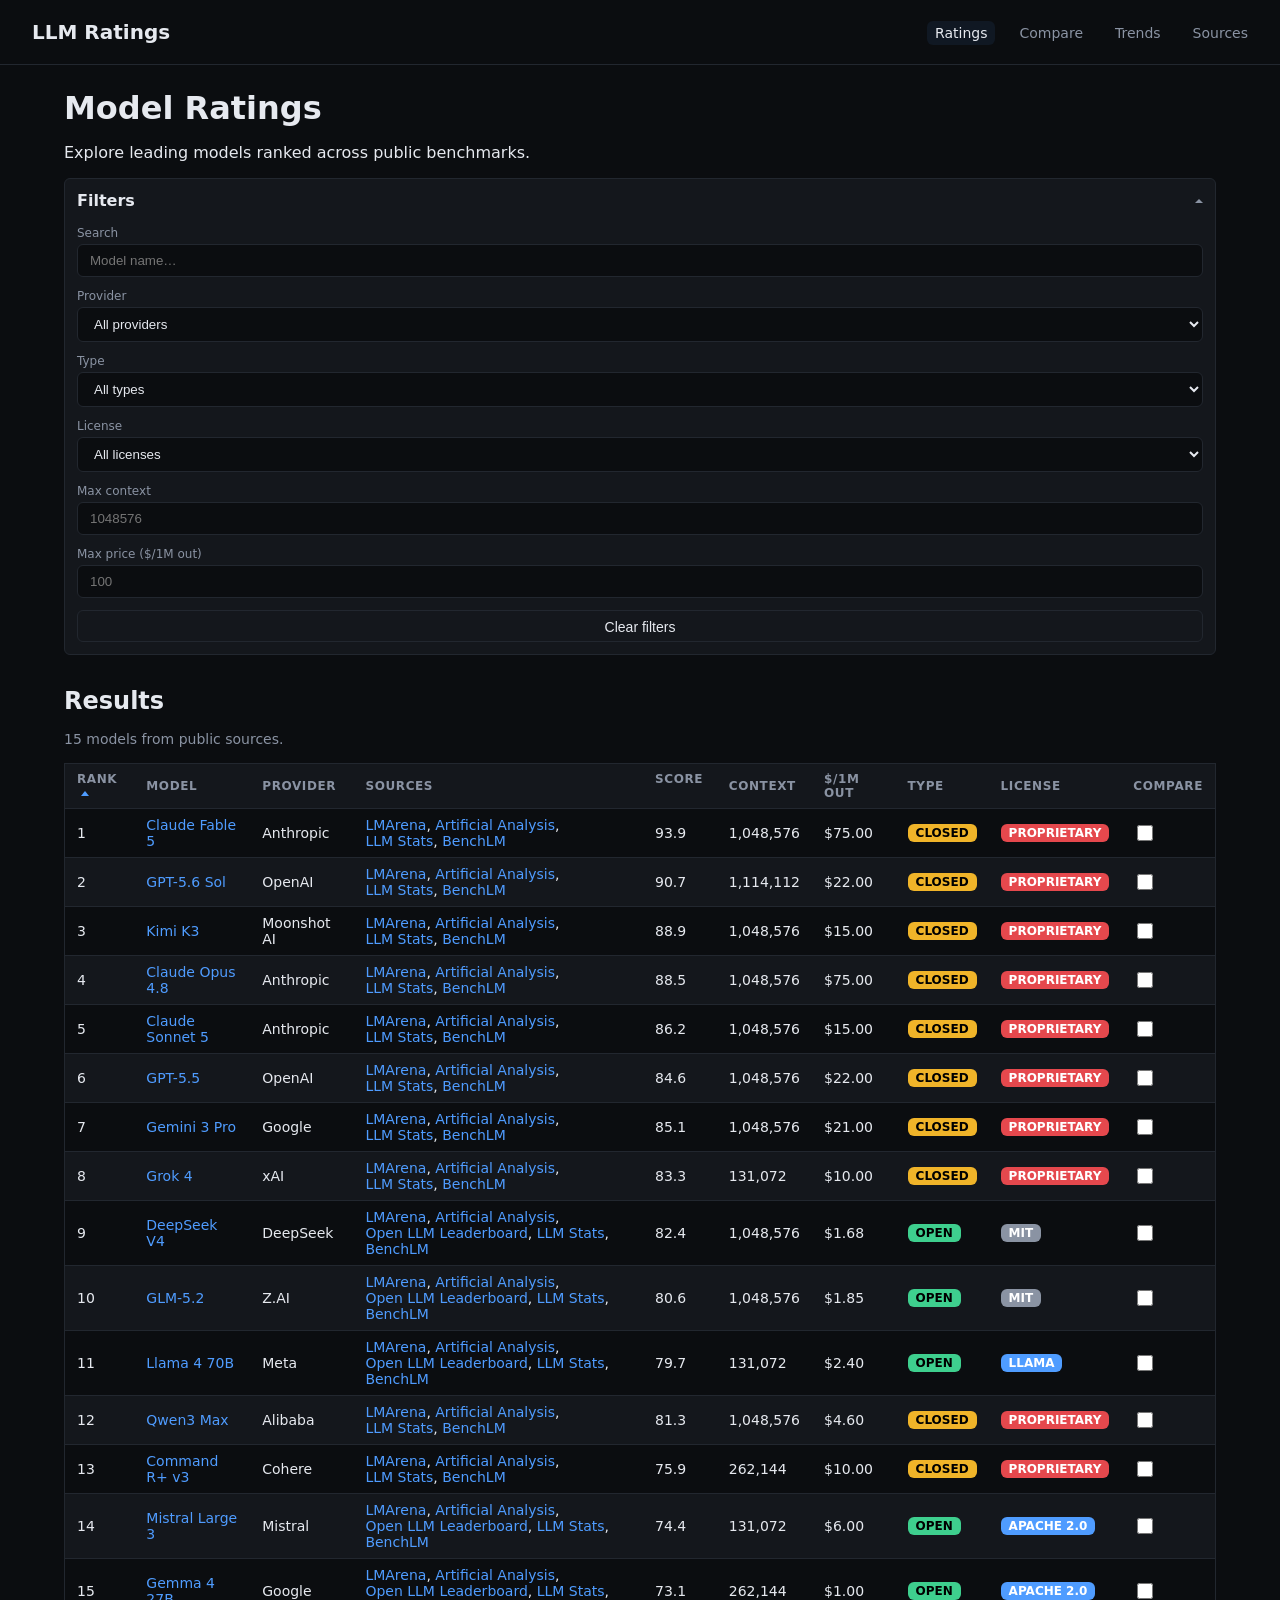
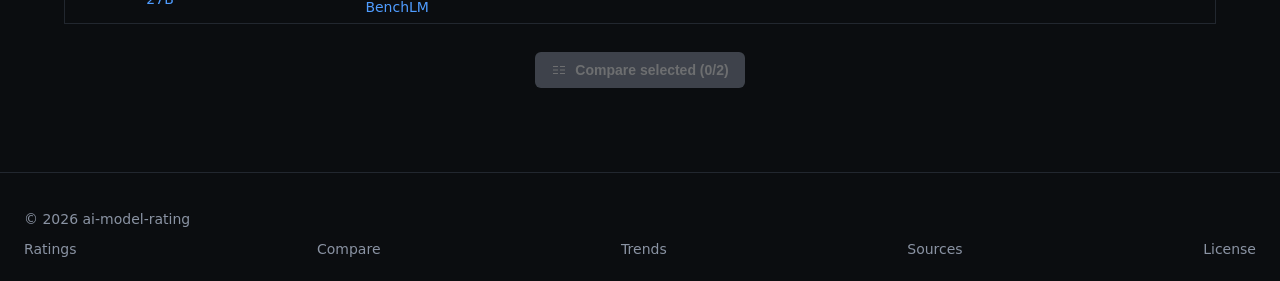
<file: index.html>
<!DOCTYPE html>
<html lang="en" data-theme="dark">
<head>
  <meta charset="UTF-8">
  <meta name="viewport" content="width=device-width, initial-scale=1.0">
  <title>LLM Model Ratings</title>
  <meta name="description" content="Unified ratings for available LLMs across public benchmarks.">
  <link rel="canonical" href="https://ai-model-rating.bossincrypto.dev/">
  <meta property="og:title" content="LLM Model Ratings">
  <meta property="og:description" content="Unified ratings for available LLMs across public benchmarks.">
  <meta property="og:url" content="https://ai-model-rating.bossincrypto.dev/">
  <meta property="og:image" content="https://ai-model-rating.bossincrypto.dev/favicon.svg">
  <link rel="stylesheet" href="assets/css/tokens.css">
  <link rel="stylesheet" href="assets/css/base.css">
  <link rel="stylesheet" href="assets/css/components.css">
  <link rel="stylesheet" href="assets/css/index.css">
</head>
<body>
  <header class="site-header">
    <nav aria-label="Main navigation">
      <a class="brand" href="/">LLM Ratings</a>
      <ul>
        <li><a href="/" aria-current="page">Ratings</a></li>
        <li><a href="/compare.html">Compare</a></li>
        <li><a href="/trends.html">Trends</a></li>
        <li><a href="/sources.html">Sources</a></li>
      </ul>
    </nav>
  </header>
  <main class="page-main">
    <h1>Model Ratings</h1>
    <p>Explore leading models ranked across public benchmarks.</p>

    <!-- Filter sidebar -->
    <aside class="filter-sidebar" aria-label="Filters">
      <details class="filter-section" open>
        <summary>Filters</summary>
        <div class="filter-controls">
          <div class="filter-group">
            <label for="filter-search">Search</label>
            <input type="search" id="filter-search" placeholder="Model name…" aria-label="Search by model name">
          </div>
          <div class="filter-group">
            <label for="filter-provider">Provider</label>
            <select id="filter-provider" aria-label="Filter by provider">
              <option value="">All providers</option>
            </select>
          </div>
          <div class="filter-group">
            <label for="filter-type">Type</label>
            <select id="filter-type" aria-label="Filter by type">
              <option value="">All types</option>
              <option value="closed">Closed</option>
              <option value="open">Open</option>
            </select>
          </div>
          <div class="filter-group">
            <label for="filter-license">License</label>
            <select id="filter-license" aria-label="Filter by license">
              <option value="">All licenses</option>
            </select>
          </div>
          <div class="filter-group">
            <label for="filter-max-context">Max context</label>
            <input type="number" id="filter-max-context" placeholder="1048576" min="0" step="1" aria-label="Maximum context window (tokens)">
          </div>
          <div class="filter-group">
            <label for="filter-max-price">Max price ($/1M out)</label>
            <input type="number" id="filter-max-price" placeholder="100" min="0" step="0.01" aria-label="Maximum price per 1M output tokens">
          </div>
          <button type="button" id="filter-clear" class="filter-clear">Clear filters</button>
        </div>
      </details>
    </aside>

    <section class="results-area" aria-labelledby="results-heading">
      <h2 id="results-heading">Results</h2>
      <p id="results-count" class="results-count" aria-live="polite">15 models from 5 public sources.</p>
      <div class="table-wrapper">
        <table id="results-table" aria-label="Model ratings">
          <thead>
            <tr>
              <th class="sortable col-rank" aria-sort="ascending" tabindex="0" role="button">Rank</th>
              <th class="sortable col-model" aria-sort="none" tabindex="0" role="button">Model</th>
              <th class="sortable col-provider" aria-sort="none" tabindex="0" role="button">Provider</th>
              <th class="col-sources">Sources</th>
              <th class="sortable col-score" aria-sort="none" tabindex="0" role="button">Score</th>
              <th class="sortable col-context" aria-sort="none" tabindex="0" role="button">Context</th>
              <th class="sortable col-price" aria-sort="none" tabindex="0" role="button">$/1M out</th>
              <th class="sortable col-type" aria-sort="none" tabindex="0" role="button">Type</th>
              <th class="sortable col-license" aria-sort="none" tabindex="0" role="button">License</th>
              <th class="col-compare">Compare</th>
            </tr>
          </thead>
          <tbody>
            <tr>
              <td>1</td>
              <td><a href="https://lmarena.ai/" target="_blank" rel="noopener" class="source-link">Claude Fable 5</a></td>
              <td>Anthropic</td>
              <td><a href="https://lmarena.ai/" target="_blank" rel="noopener" class="source-link">LMArena</a>, <a href="https://artificialanalysis.ai/" target="_blank" rel="noopener" class="source-link">Artificial Analysis</a>, <a href="https://llm-stats.com/" target="_blank" rel="noopener" class="source-link">LLM Stats</a>, <a href="https://benchlm.ai/" target="_blank" rel="noopener" class="source-link">BenchLM</a></td>
              <td>93.9</td>
              <td>1,048,576</td>
              <td>$75.00</td>
              <td><span class="badge badge--closed">Closed</span></td>
              <td><span class="badge badge--proprietary">Proprietary</span></td>
              <td><label class="compare-control"><input type="checkbox" value="claude-fable-5" data-model-name="Claude Fable 5" aria-label="Select Claude Fable 5 for comparison"></label></td>
            </tr>
            <tr>
              <td>2</td>
              <td><a href="https://lmarena.ai/" target="_blank" rel="noopener" class="source-link">GPT-5.6 Sol</a></td>
              <td>OpenAI</td>
              <td><a href="https://lmarena.ai/" target="_blank" rel="noopener" class="source-link">LMArena</a>, <a href="https://artificialanalysis.ai/" target="_blank" rel="noopener" class="source-link">Artificial Analysis</a>, <a href="https://llm-stats.com/" target="_blank" rel="noopener" class="source-link">LLM Stats</a>, <a href="https://benchlm.ai/" target="_blank" rel="noopener" class="source-link">BenchLM</a></td>
              <td>90.7</td>
              <td>1,114,112</td>
              <td>$22.00</td>
              <td><span class="badge badge--closed">Closed</span></td>
              <td><span class="badge badge--proprietary">Proprietary</span></td>
              <td><label class="compare-control"><input type="checkbox" value="gpt-5-6-sol" data-model-name="GPT-5.6 Sol" aria-label="Select GPT-5.6 Sol for comparison"></label></td>
            </tr>
            <tr>
              <td>3</td>
              <td><a href="https://lmarena.ai/" target="_blank" rel="noopener" class="source-link">Kimi K3</a></td>
              <td>Moonshot AI</td>
              <td><a href="https://lmarena.ai/" target="_blank" rel="noopener" class="source-link">LMArena</a>, <a href="https://artificialanalysis.ai/" target="_blank" rel="noopener" class="source-link">Artificial Analysis</a>, <a href="https://llm-stats.com/" target="_blank" rel="noopener" class="source-link">LLM Stats</a>, <a href="https://benchlm.ai/" target="_blank" rel="noopener" class="source-link">BenchLM</a></td>
              <td>88.9</td>
              <td>1,048,576</td>
              <td>$15.00</td>
              <td><span class="badge badge--closed">Closed</span></td>
              <td><span class="badge badge--proprietary">Proprietary</span></td>
              <td><label class="compare-control"><input type="checkbox" value="kimi-k3" data-model-name="Kimi K3" aria-label="Select Kimi K3 for comparison"></label></td>
            </tr>
            <tr>
              <td>4</td>
              <td><a href="https://lmarena.ai/" target="_blank" rel="noopener" class="source-link">Claude Opus 4.8</a></td>
              <td>Anthropic</td>
              <td><a href="https://lmarena.ai/" target="_blank" rel="noopener" class="source-link">LMArena</a>, <a href="https://artificialanalysis.ai/" target="_blank" rel="noopener" class="source-link">Artificial Analysis</a>, <a href="https://llm-stats.com/" target="_blank" rel="noopener" class="source-link">LLM Stats</a>, <a href="https://benchlm.ai/" target="_blank" rel="noopener" class="source-link">BenchLM</a></td>
              <td>88.5</td>
              <td>1,048,576</td>
              <td>$75.00</td>
              <td><span class="badge badge--closed">Closed</span></td>
              <td><span class="badge badge--proprietary">Proprietary</span></td>
              <td><label class="compare-control"><input type="checkbox" value="claude-opus-4-8" data-model-name="Claude Opus 4.8" aria-label="Select Claude Opus 4.8 for comparison"></label></td>
            </tr>
            <tr>
              <td>5</td>
              <td><a href="https://lmarena.ai/" target="_blank" rel="noopener" class="source-link">Claude Sonnet 5</a></td>
              <td>Anthropic</td>
              <td><a href="https://lmarena.ai/" target="_blank" rel="noopener" class="source-link">LMArena</a>, <a href="https://artificialanalysis.ai/" target="_blank" rel="noopener" class="source-link">Artificial Analysis</a>, <a href="https://llm-stats.com/" target="_blank" rel="noopener" class="source-link">LLM Stats</a>, <a href="https://benchlm.ai/" target="_blank" rel="noopener" class="source-link">BenchLM</a></td>
              <td>86.2</td>
              <td>1,048,576</td>
              <td>$15.00</td>
              <td><span class="badge badge--closed">Closed</span></td>
              <td><span class="badge badge--proprietary">Proprietary</span></td>
              <td><label class="compare-control"><input type="checkbox" value="claude-sonnet-5" data-model-name="Claude Sonnet 5" aria-label="Select Claude Sonnet 5 for comparison"></label></td>
            </tr>
            <tr>
              <td>6</td>
              <td><a href="https://lmarena.ai/" target="_blank" rel="noopener" class="source-link">GPT-5.5</a></td>
              <td>OpenAI</td>
              <td><a href="https://lmarena.ai/" target="_blank" rel="noopener" class="source-link">LMArena</a>, <a href="https://artificialanalysis.ai/" target="_blank" rel="noopener" class="source-link">Artificial Analysis</a>, <a href="https://llm-stats.com/" target="_blank" rel="noopener" class="source-link">LLM Stats</a>, <a href="https://benchlm.ai/" target="_blank" rel="noopener" class="source-link">BenchLM</a></td>
              <td>84.6</td>
              <td>1,048,576</td>
              <td>$22.00</td>
              <td><span class="badge badge--closed">Closed</span></td>
              <td><span class="badge badge--proprietary">Proprietary</span></td>
              <td><label class="compare-control"><input type="checkbox" value="gpt-5-5" data-model-name="GPT-5.5" aria-label="Select GPT-5.5 for comparison"></label></td>
            </tr>
            <tr>
              <td>7</td>
              <td><a href="https://lmarena.ai/" target="_blank" rel="noopener" class="source-link">Gemini 3 Pro</a></td>
              <td>Google</td>
              <td><a href="https://lmarena.ai/" target="_blank" rel="noopener" class="source-link">LMArena</a>, <a href="https://artificialanalysis.ai/" target="_blank" rel="noopener" class="source-link">Artificial Analysis</a>, <a href="https://llm-stats.com/" target="_blank" rel="noopener" class="source-link">LLM Stats</a>, <a href="https://benchlm.ai/" target="_blank" rel="noopener" class="source-link">BenchLM</a></td>
              <td>85.1</td>
              <td>1,048,576</td>
              <td>$21.00</td>
              <td><span class="badge badge--closed">Closed</span></td>
              <td><span class="badge badge--proprietary">Proprietary</span></td>
              <td><label class="compare-control"><input type="checkbox" value="gemini-3-pro" data-model-name="Gemini 3 Pro" aria-label="Select Gemini 3 Pro for comparison"></label></td>
            </tr>
            <tr>
              <td>8</td>
              <td><a href="https://lmarena.ai/" target="_blank" rel="noopener" class="source-link">Grok 4</a></td>
              <td>xAI</td>
              <td><a href="https://lmarena.ai/" target="_blank" rel="noopener" class="source-link">LMArena</a>, <a href="https://artificialanalysis.ai/" target="_blank" rel="noopener" class="source-link">Artificial Analysis</a>, <a href="https://llm-stats.com/" target="_blank" rel="noopener" class="source-link">LLM Stats</a>, <a href="https://benchlm.ai/" target="_blank" rel="noopener" class="source-link">BenchLM</a></td>
              <td>83.3</td>
              <td>131,072</td>
              <td>$10.00</td>
              <td><span class="badge badge--closed">Closed</span></td>
              <td><span class="badge badge--proprietary">Proprietary</span></td>
              <td><label class="compare-control"><input type="checkbox" value="grok-4" data-model-name="Grok 4" aria-label="Select Grok 4 for comparison"></label></td>
            </tr>
            <tr>
              <td>9</td>
              <td><a href="https://lmarena.ai/" target="_blank" rel="noopener" class="source-link">DeepSeek V4</a></td>
              <td>DeepSeek</td>
              <td><a href="https://lmarena.ai/" target="_blank" rel="noopener" class="source-link">LMArena</a>, <a href="https://artificialanalysis.ai/" target="_blank" rel="noopener" class="source-link">Artificial Analysis</a>, <a href="https://huggingface.co/spaces/open-llm-leaderboard/open_llm_leaderboard" target="_blank" rel="noopener" class="source-link">Open LLM Leaderboard</a>, <a href="https://llm-stats.com/" target="_blank" rel="noopener" class="source-link">LLM Stats</a>, <a href="https://benchlm.ai/" target="_blank" rel="noopener" class="source-link">BenchLM</a></td>
              <td>82.4</td>
              <td>1,048,576</td>
              <td>$1.68</td>
              <td><span class="badge badge--open">Open</span></td>
              <td><span class="badge badge--mit">MIT</span></td>
              <td><label class="compare-control"><input type="checkbox" value="deepseek-v4" data-model-name="DeepSeek V4" aria-label="Select DeepSeek V4 for comparison"></label></td>
            </tr>
            <tr>
              <td>10</td>
              <td><a href="https://lmarena.ai/" target="_blank" rel="noopener" class="source-link">GLM-5.2</a></td>
              <td>Z.AI</td>
              <td><a href="https://lmarena.ai/" target="_blank" rel="noopener" class="source-link">LMArena</a>, <a href="https://artificialanalysis.ai/" target="_blank" rel="noopener" class="source-link">Artificial Analysis</a>, <a href="https://huggingface.co/spaces/open-llm-leaderboard/open_llm_leaderboard" target="_blank" rel="noopener" class="source-link">Open LLM Leaderboard</a>, <a href="https://llm-stats.com/" target="_blank" rel="noopener" class="source-link">LLM Stats</a>, <a href="https://benchlm.ai/" target="_blank" rel="noopener" class="source-link">BenchLM</a></td>
              <td>80.6</td>
              <td>1,048,576</td>
              <td>$1.85</td>
              <td><span class="badge badge--open">Open</span></td>
              <td><span class="badge badge--mit">MIT</span></td>
              <td><label class="compare-control"><input type="checkbox" value="glm-5-2" data-model-name="GLM-5.2" aria-label="Select GLM-5.2 for comparison"></label></td>
            </tr>
            <tr>
              <td>11</td>
              <td><a href="https://lmarena.ai/" target="_blank" rel="noopener" class="source-link">Llama 4 70B</a></td>
              <td>Meta</td>
              <td><a href="https://lmarena.ai/" target="_blank" rel="noopener" class="source-link">LMArena</a>, <a href="https://artificialanalysis.ai/" target="_blank" rel="noopener" class="source-link">Artificial Analysis</a>, <a href="https://huggingface.co/spaces/open-llm-leaderboard/open_llm_leaderboard" target="_blank" rel="noopener" class="source-link">Open LLM Leaderboard</a>, <a href="https://llm-stats.com/" target="_blank" rel="noopener" class="source-link">LLM Stats</a>, <a href="https://benchlm.ai/" target="_blank" rel="noopener" class="source-link">BenchLM</a></td>
              <td>79.7</td>
              <td>131,072</td>
              <td>$2.40</td>
              <td><span class="badge badge--open">Open</span></td>
              <td><span class="badge badge--apache">Llama</span></td>
              <td><label class="compare-control"><input type="checkbox" value="llama-4-70b" data-model-name="Llama 4 70B" aria-label="Select Llama 4 70B for comparison"></label></td>
            </tr>
            <tr>
              <td>12</td>
              <td><a href="https://lmarena.ai/" target="_blank" rel="noopener" class="source-link">Qwen3 Max</a></td>
              <td>Alibaba</td>
              <td><a href="https://lmarena.ai/" target="_blank" rel="noopener" class="source-link">LMArena</a>, <a href="https://artificialanalysis.ai/" target="_blank" rel="noopener" class="source-link">Artificial Analysis</a>, <a href="https://llm-stats.com/" target="_blank" rel="noopener" class="source-link">LLM Stats</a>, <a href="https://benchlm.ai/" target="_blank" rel="noopener" class="source-link">BenchLM</a></td>
              <td>81.3</td>
              <td>1,048,576</td>
              <td>$4.60</td>
              <td><span class="badge badge--closed">Closed</span></td>
              <td><span class="badge badge--proprietary">Proprietary</span></td>
              <td><label class="compare-control"><input type="checkbox" value="qwen3-max" data-model-name="Qwen3 Max" aria-label="Select Qwen3 Max for comparison"></label></td>
            </tr>
            <tr>
              <td>13</td>
              <td><a href="https://lmarena.ai/" target="_blank" rel="noopener" class="source-link">Command R+ v3</a></td>
              <td>Cohere</td>
              <td><a href="https://lmarena.ai/" target="_blank" rel="noopener" class="source-link">LMArena</a>, <a href="https://artificialanalysis.ai/" target="_blank" rel="noopener" class="source-link">Artificial Analysis</a>, <a href="https://llm-stats.com/" target="_blank" rel="noopener" class="source-link">LLM Stats</a>, <a href="https://benchlm.ai/" target="_blank" rel="noopener" class="source-link">BenchLM</a></td>
              <td>75.9</td>
              <td>262,144</td>
              <td>$10.00</td>
              <td><span class="badge badge--closed">Closed</span></td>
              <td><span class="badge badge--proprietary">Proprietary</span></td>
              <td><label class="compare-control"><input type="checkbox" value="command-r-plus-v3" data-model-name="Command R+ v3" aria-label="Select Command R+ v3 for comparison"></label></td>
            </tr>
            <tr>
              <td>14</td>
              <td><a href="https://lmarena.ai/" target="_blank" rel="noopener" class="source-link">Mistral Large 3</a></td>
              <td>Mistral</td>
              <td><a href="https://lmarena.ai/" target="_blank" rel="noopener" class="source-link">LMArena</a>, <a href="https://artificialanalysis.ai/" target="_blank" rel="noopener" class="source-link">Artificial Analysis</a>, <a href="https://huggingface.co/spaces/open-llm-leaderboard/open_llm_leaderboard" target="_blank" rel="noopener" class="source-link">Open LLM Leaderboard</a>, <a href="https://llm-stats.com/" target="_blank" rel="noopener" class="source-link">LLM Stats</a>, <a href="https://benchlm.ai/" target="_blank" rel="noopener" class="source-link">BenchLM</a></td>
              <td>74.4</td>
              <td>131,072</td>
              <td>$6.00</td>
              <td><span class="badge badge--open">Open</span></td>
              <td><span class="badge badge--apache">Apache 2.0</span></td>
              <td><label class="compare-control"><input type="checkbox" value="mistral-large-3" data-model-name="Mistral Large 3" aria-label="Select Mistral Large 3 for comparison"></label></td>
            </tr>
            <tr>
              <td>15</td>
              <td><a href="https://lmarena.ai/" target="_blank" rel="noopener" class="source-link">Gemma 4 27B</a></td>
              <td>Google</td>
              <td><a href="https://lmarena.ai/" target="_blank" rel="noopener" class="source-link">LMArena</a>, <a href="https://artificialanalysis.ai/" target="_blank" rel="noopener" class="source-link">Artificial Analysis</a>, <a href="https://huggingface.co/spaces/open-llm-leaderboard/open_llm_leaderboard" target="_blank" rel="noopener" class="source-link">Open LLM Leaderboard</a>, <a href="https://llm-stats.com/" target="_blank" rel="noopener" class="source-link">LLM Stats</a>, <a href="https://benchlm.ai/" target="_blank" rel="noopener" class="source-link">BenchLM</a></td>
              <td>73.1</td>
              <td>262,144</td>
              <td>$1.00</td>
              <td><span class="badge badge--open">Open</span></td>
              <td><span class="badge badge--apache">Apache 2.0</span></td>
              <td><label class="compare-control"><input type="checkbox" value="gemma-4-27b" data-model-name="Gemma 4 27B" aria-label="Select Gemma 4 27B for comparison"></label></td>
            </tr>
          </tbody>
        </table>
      </div>
      <div class="compare-bar" id="compare-bar" hidden>
        <button type="button" class="compare-button" id="compare-button" disabled>
          <svg class="compare-icon" width="16" height="16" viewBox="0 0 16 16" fill="none" aria-hidden="true"><path d="M2 4h5v1H2V4zm0 3.5h5v1H2v-1zM2 11h5v1H2v-1zm7-7h5v1H9V4zm0 3.5h5v1H9v-1zm0 3.5h5v1H9v-1z" fill="currentColor"/></svg>
          <span id="compare-button-text">Compare selected (0/2)</span>
        </button>
      </div>
      <noscript>
        <div class="noscript-content">
          <p>JavaScript appears to be disabled. The table above still shows the latest model list and sources.</p>
          <ul>
            <li><a href="/trends.html">Review benchmark trends</a></li>
            <li><a href="/sources.html">View source methodology</a></li>
          </ul>
        </div>
      </noscript>
    </section>
  </main>
  <footer class="site-footer">
    <p>&copy; 2026 ai-model-rating</p>
    <nav aria-label="Footer navigation">
      <a href="/">Ratings</a>
      <a href="/compare.html">Compare</a>
      <a href="/trends.html">Trends</a>
      <a href="/sources.html">Sources</a>
      <a href="/LICENSE">License</a>
    </nav>
  </footer>
  <script src="assets/js/main.js" defer></script>
  <script src="assets/js/filters.js" defer></script>
</body>
</html>
</file>
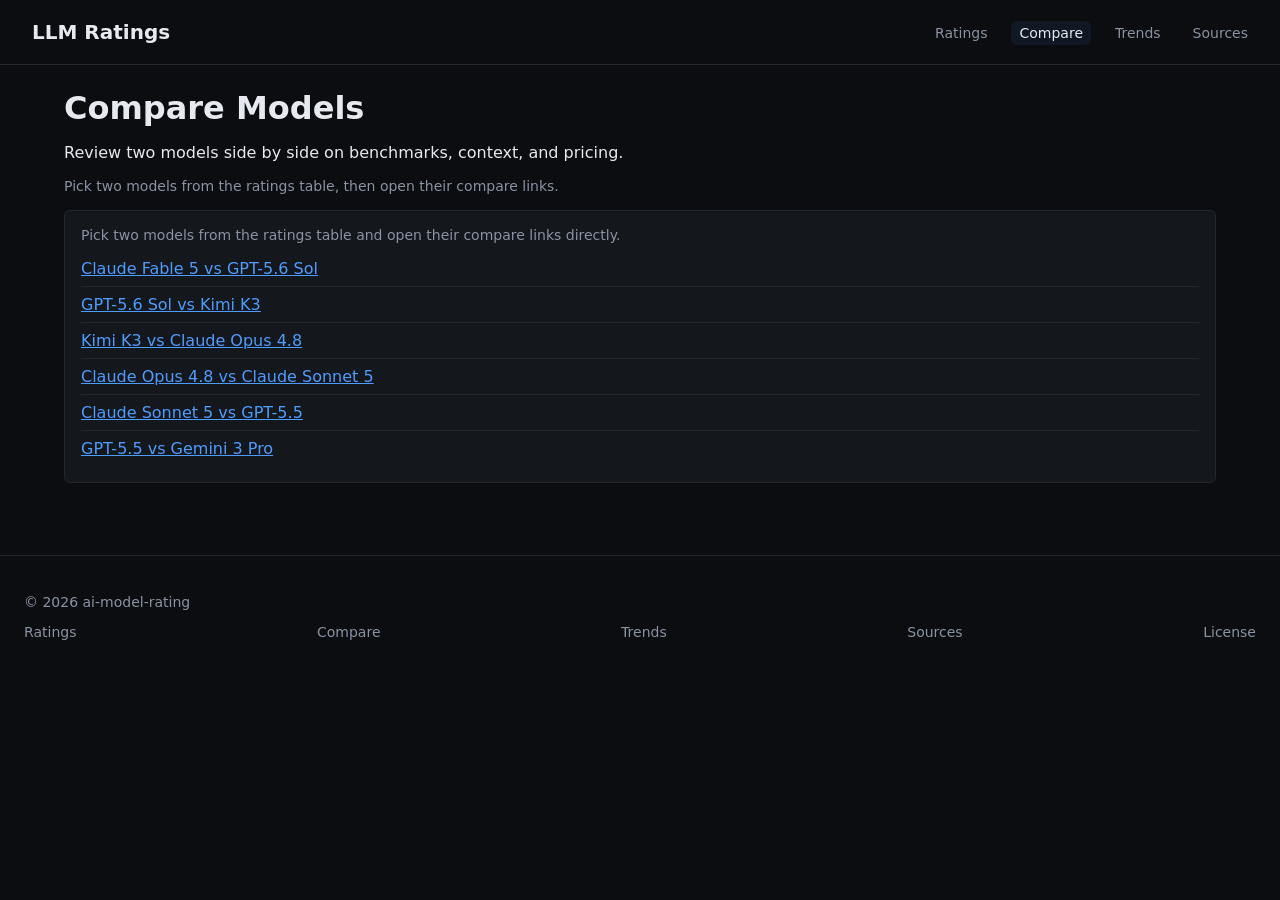
<file: compare.html>
<!DOCTYPE html>
<html lang="en" data-theme="dark">
<head>
  <meta charset="UTF-8">
  <meta name="viewport" content="width=device-width, initial-scale=1.0">
  <title>Compare LLM Models - ai-model-rating</title>
  <meta name="description" content="Side-by-side comparison of two LLM models with benchmark, pricing, and context details.">
  <link rel="canonical" href="https://ai-model-rating.bossincrypto.dev/compare.html">
  <meta property="og:title" content="Compare LLM Models - ai-model-rating">
  <meta property="og:description" content="Side-by-side comparison of two LLM models with benchmark, pricing, and context details.">
  <meta property="og:url" content="https://ai-model-rating.bossincrypto.dev/compare.html">
  <meta property="og:image" content="https://ai-model-rating.bossincrypto.dev/favicon.svg">
  <link rel="stylesheet" href="assets/css/tokens.css">
  <link rel="stylesheet" href="assets/css/base.css">
  <link rel="stylesheet" href="assets/css/components.css">
  <link rel="stylesheet" href="assets/css/pages.css">
  <link rel="stylesheet" href="assets/css/compare.css">
</head>
<body>
  <header class="site-header">
    <nav aria-label="Main navigation">
      <a class="brand" href="/">LLM Ratings</a>
      <ul>
        <li><a href="/">Ratings</a></li>
        <li><a href="/compare.html" aria-current="page">Compare</a></li>
        <li><a href="/trends.html">Trends</a></li>
        <li><a href="/sources.html">Sources</a></li>
      </ul>
    </nav>
  </header>
  <main class="page-main">
    <h1>Compare Models</h1>
    <p>Review two models side by side on benchmarks, context, and pricing.</p>
    <p id="compare-status" class="compare-status" aria-live="polite"></p>
    <div id="compare-results" class="compare-results" hidden>
      <table class="compare-table compare-cross-table">
        <thead>
          <tr>
            <th scope="col">Metric</th>
            <th scope="col"><span class="compare-label-a">A</span></th>
            <th scope="col"><span class="compare-label-b">B</span></th>
            <th scope="col" class="compare-diff-header">Diff</th>
          </tr>
        </thead>
        <tbody id="compare-cross-body"></tbody>
      </table>
    </div>
    <noscript>
      <div class="noscript-content">
        <p>JavaScript appears to be disabled. Pick two recent models below and compare their details directly.</p>
        <ul>
          <li><a href="/compare.html?a=claude-fable-5&b=gpt-5-6-sol">Claude Fable 5 vs GPT-5.6 Sol</a></li>
          <li><a href="/compare.html?a=gpt-5-6-sol&b=kimi-k3">GPT-5.6 Sol vs Kimi K3</a></li>
          <li><a href="/compare.html?a=kimi-k3&b=claude-opus-4-8">Kimi K3 vs Claude Opus 4.8</a></li>
        </ul>
      </div>
    </noscript>
    <div id="compare-fallback" class="compare-fallback" hidden>
      <p id="compare-fallback-text">Pick two models from the ratings table and open their compare links directly.</p>
      <ul>
        <li><a href="/compare.html?a=claude-fable-5&b=gpt-5-6-sol">Claude Fable 5 vs GPT-5.6 Sol</a></li>
        <li><a href="/compare.html?a=gpt-5-6-sol&b=kimi-k3">GPT-5.6 Sol vs Kimi K3</a></li>
        <li><a href="/compare.html?a=kimi-k3&b=claude-opus-4-8">Kimi K3 vs Claude Opus 4.8</a></li>
        <li><a href="/compare.html?a=claude-opus-4-8&b=claude-sonnet-5">Claude Opus 4.8 vs Claude Sonnet 5</a></li>
        <li><a href="/compare.html?a=claude-sonnet-5&b=gpt-5-5">Claude Sonnet 5 vs GPT-5.5</a></li>
        <li><a href="/compare.html?a=gpt-5-5&b=gemini-3-pro">GPT-5.5 vs Gemini 3 Pro</a></li>
      </ul>
    </div>
  </main>
  <footer class="site-footer">
    <p>&copy; 2026 ai-model-rating</p>
    <nav aria-label="Footer navigation">
      <a href="/">Ratings</a>
      <a href="/compare.html">Compare</a>
      <a href="/trends.html">Trends</a>
      <a href="/sources.html">Sources</a>
      <a href="/LICENSE">License</a>
    </nav>
  </footer>
  <script src="assets/js/main.js" defer></script>
  <script src="assets/js/compare.js" defer></script>
</body>
</html>
</file>
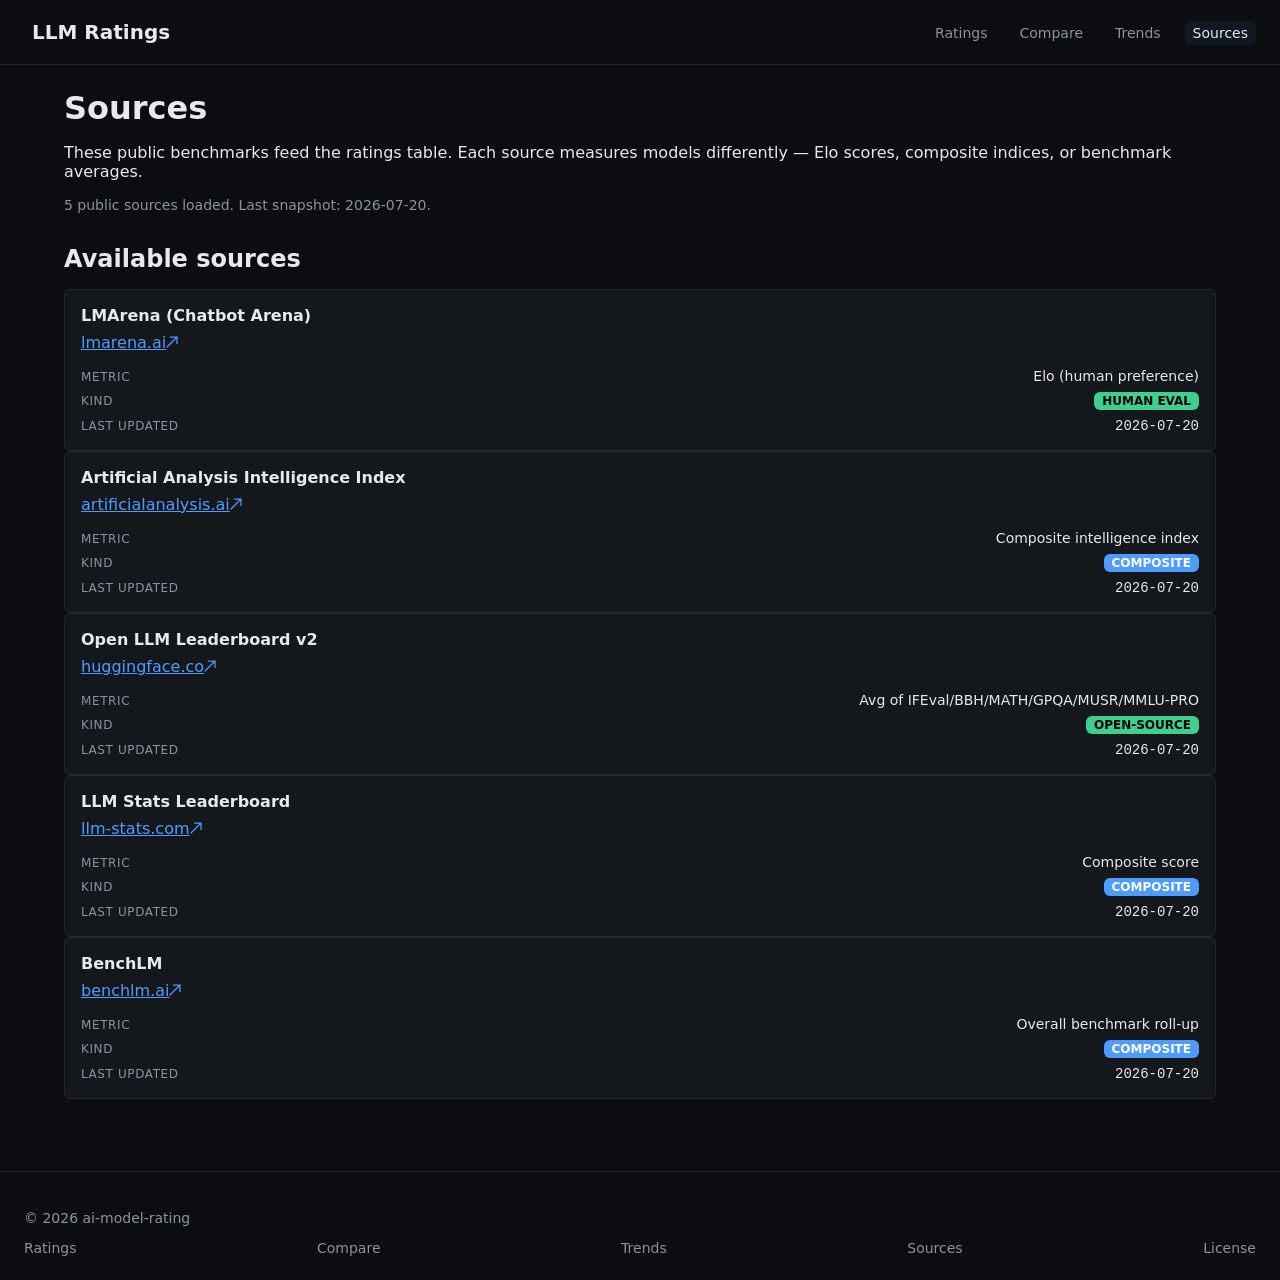
<file: sources.html>
<!DOCTYPE html>
<html lang="en" data-theme="dark">
<head>
  <meta charset="UTF-8">
  <meta name="viewport" content="width=device-width, initial-scale=1.0">
  <title>Sources - ai-model-rating</title>
  <meta name="description" content="Public benchmark sources used by the AI model ratings aggregator.">
  <link rel="canonical" href="https://ai-model-rating.bossincrypto.dev/sources.html">
  <meta property="og:title" content="Sources - ai-model-rating">
  <meta property="og:description" content="Public benchmark sources used by the AI model ratings aggregator.">
  <meta property="og:url" content="https://ai-model-rating.bossincrypto.dev/sources.html">
  <meta property="og:image" content="https://ai-model-rating.bossincrypto.dev/favicon.svg">
  <link rel="stylesheet" href="assets/css/tokens.css">
  <link rel="stylesheet" href="assets/css/base.css">
  <link rel="stylesheet" href="assets/css/components.css">
  <link rel="stylesheet" href="assets/css/pages.css">
  <link rel="stylesheet" href="assets/css/sources.css">
</head>
<body>
  <header class="site-header">
    <nav aria-label="Main navigation">
      <a class="brand" href="/">LLM Ratings</a>
      <ul>
        <li><a href="/">Ratings</a></li>
        <li><a href="/compare.html">Compare</a></li>
        <li><a href="/trends.html">Trends</a></li>
        <li><a href="/sources.html" aria-current="page">Sources</a></li>
      </ul>
    </nav>
  </header>
  <main class="page-main">
    <h1>Sources</h1>
    <p>These public benchmarks feed the ratings table. Each source measures models differently — Elo scores, composite indices, or benchmark averages.</p>
    <p id="sources-status" class="sources-status" aria-live="polite"></p>

    <section aria-labelledby="source-list-heading">
      <h2 id="source-list-heading">Available sources</h2>
      <div class="card-grid" id="sources-grid">
        <!-- Cards rendered by sources.js: each card shows name, URL, metric, kind, last updated -->
        <div class="card source-card">
          <h3 class="source-card__title">LMArena (Chatbot Arena)</h3>
          <p class="source-card__url"><a href="https://lmarena.ai/" target="_blank" rel="noopener" class="source-link">lmarena.ai <svg class="external-icon" width="12" height="12" viewBox="0 0 12 12" fill="none" aria-hidden="true"><path d="M1 11L11 1M11 1H4.5M11 1V7.5" stroke="currentColor" stroke-width="1.25" stroke-linecap="round" stroke-linejoin="round"/></svg></a></p>
          <dl class="source-card__details">
            <div class="source-card__row">
              <dt>Metric</dt>
              <dd>Elo (human preference)</dd>
            </div>
            <div class="source-card__row">
              <dt>Kind</dt>
              <dd><span class="badge badge--open">Human eval</span></dd>
            </div>
            <div class="source-card__row">
              <dt>Last updated</dt>
              <dd class="source-card__date">2026-07-20</dd>
            </div>
          </dl>
        </div>
        <div class="card source-card">
          <h3 class="source-card__title">Artificial Analysis Intelligence Index</h3>
          <p class="source-card__url"><a href="https://artificialanalysis.ai/" target="_blank" rel="noopener" class="source-link">artificialanalysis.ai <svg class="external-icon" width="12" height="12" viewBox="0 0 12 12" fill="none" aria-hidden="true"><path d="M1 11L11 1M11 1H4.5M11 1V7.5" stroke="currentColor" stroke-width="1.25" stroke-linecap="round" stroke-linejoin="round"/></svg></a></p>
          <dl class="source-card__details">
            <div class="source-card__row">
              <dt>Metric</dt>
              <dd>Composite intelligence index</dd>
            </div>
            <div class="source-card__row">
              <dt>Kind</dt>
              <dd><span class="badge badge--apache">Composite</span></dd>
            </div>
            <div class="source-card__row">
              <dt>Last updated</dt>
              <dd class="source-card__date">2026-07-20</dd>
            </div>
          </dl>
        </div>
        <div class="card source-card">
          <h3 class="source-card__title">Open LLM Leaderboard v2</h3>
          <p class="source-card__url"><a href="https://huggingface.co/spaces/open-llm-leaderboard/open_llm_leaderboard" target="_blank" rel="noopener" class="source-link">huggingface.co <svg class="external-icon" width="12" height="12" viewBox="0 0 12 12" fill="none" aria-hidden="true"><path d="M1 11L11 1M11 1H4.5M11 1V7.5" stroke="currentColor" stroke-width="1.25" stroke-linecap="round" stroke-linejoin="round"/></svg></a></p>
          <dl class="source-card__details">
            <div class="source-card__row">
              <dt>Metric</dt>
              <dd>Avg of IFEval/BBH/MATH/GPQA/MUSR/MMLU-PRO</dd>
            </div>
            <div class="source-card__row">
              <dt>Kind</dt>
              <dd><span class="badge badge--open">Open-source</span></dd>
            </div>
            <div class="source-card__row">
              <dt>Last updated</dt>
              <dd class="source-card__date">2026-07-20</dd>
            </div>
          </dl>
        </div>
        <div class="card source-card">
          <h3 class="source-card__title">LLM Stats Leaderboard</h3>
          <p class="source-card__url"><a href="https://llm-stats.com/" target="_blank" rel="noopener" class="source-link">llm-stats.com <svg class="external-icon" width="12" height="12" viewBox="0 0 12 12" fill="none" aria-hidden="true"><path d="M1 11L11 1M11 1H4.5M11 1V7.5" stroke="currentColor" stroke-width="1.25" stroke-linecap="round" stroke-linejoin="round"/></svg></a></p>
          <dl class="source-card__details">
            <div class="source-card__row">
              <dt>Metric</dt>
              <dd>Composite score</dd>
            </div>
            <div class="source-card__row">
              <dt>Kind</dt>
              <dd><span class="badge badge--apache">Composite</span></dd>
            </div>
            <div class="source-card__row">
              <dt>Last updated</dt>
              <dd class="source-card__date">2026-07-20</dd>
            </div>
          </dl>
        </div>
        <div class="card source-card">
          <h3 class="source-card__title">BenchLM</h3>
          <p class="source-card__url"><a href="https://benchlm.ai/" target="_blank" rel="noopener" class="source-link">benchlm.ai <svg class="external-icon" width="12" height="12" viewBox="0 0 12 12" fill="none" aria-hidden="true"><path d="M1 11L11 1M11 1H4.5M11 1V7.5" stroke="currentColor" stroke-width="1.25" stroke-linecap="round" stroke-linejoin="round"/></svg></a></p>
          <dl class="source-card__details">
            <div class="source-card__row">
              <dt>Metric</dt>
              <dd>Overall benchmark roll-up</dd>
            </div>
            <div class="source-card__row">
              <dt>Kind</dt>
              <dd><span class="badge badge--apache">Composite</span></dd>
            </div>
            <div class="source-card__row">
              <dt>Last updated</dt>
              <dd class="source-card__date">2026-07-20</dd>
            </div>
          </dl>
        </div>
      </div>
    </section>

    <noscript>
      <div class="noscript-content">
        <p>JavaScript appears to be disabled. The source cards above still show all available sources with their latest update dates.</p>
      </div>
    </noscript>
  </main>
  <footer class="site-footer">
    <p>&copy; 2026 ai-model-rating</p>
    <nav aria-label="Footer navigation">
      <a href="/">Ratings</a>
      <a href="/compare.html">Compare</a>
      <a href="/trends.html">Trends</a>
      <a href="/sources.html">Sources</a>
      <a href="/LICENSE">License</a>
    </nav>
  </footer>
  <script src="assets/js/main.js" defer></script>
  <script src="assets/js/sources.js" defer></script>
</body>
</html>
</file>
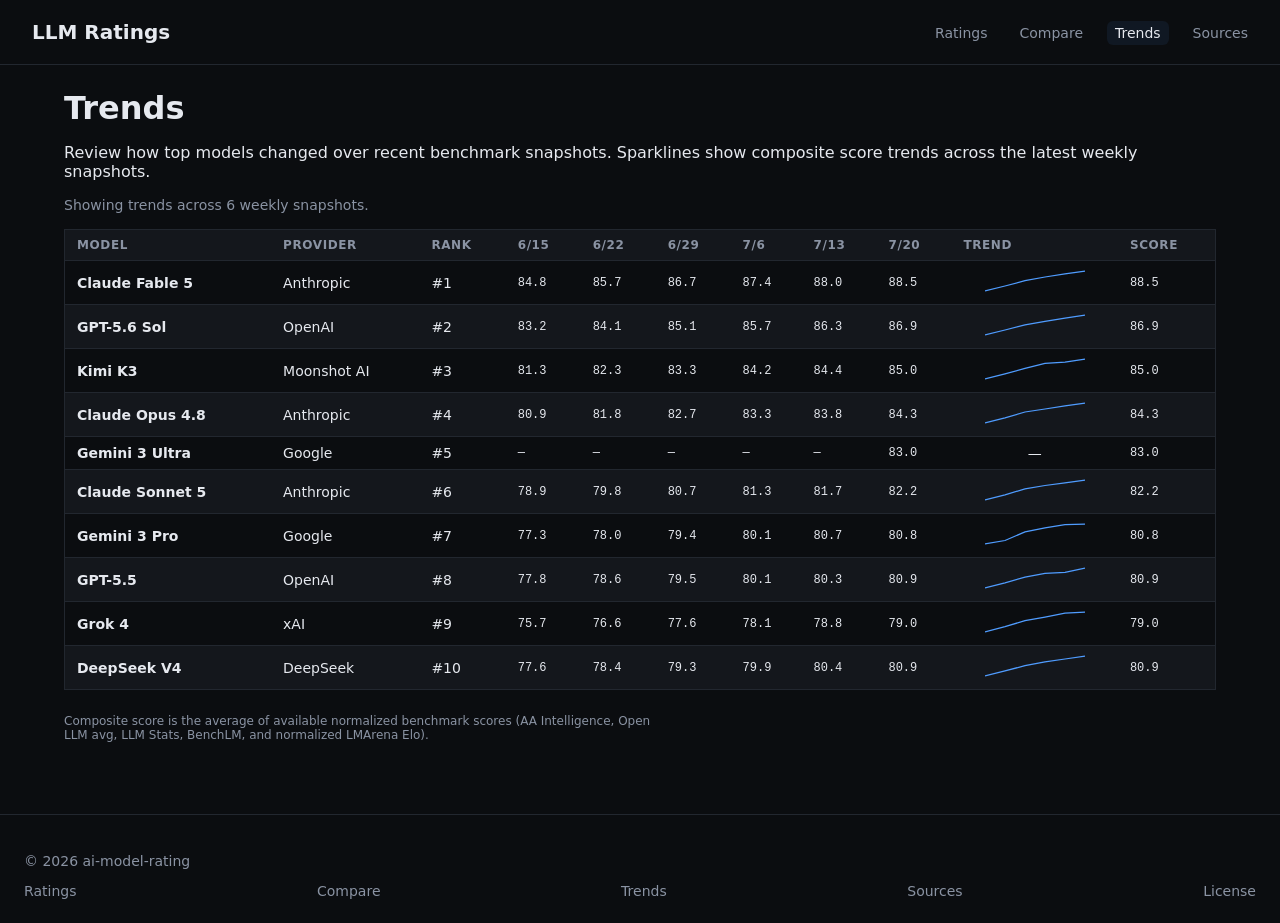
<file: trends.html>
<!DOCTYPE html>
<html lang="en" data-theme="dark">
<head>
  <meta charset="UTF-8">
  <meta name="viewport" content="width=device-width, initial-scale=1.0">
  <title>Trends - ai-model-rating</title>
  <meta name="description" content="Trend views for LLM benchmark scores across recent weekly snapshots with sparkline visualizations.">
  <link rel="canonical" href="https://ai-model-rating.bossincrypto.dev/trends.html">
  <meta property="og:title" content="Trends - ai-model-rating">
  <meta property="og:description" content="Trend views for LLM benchmark scores across recent weekly snapshots with sparkline visualizations.">
  <meta property="og:url" content="https://ai-model-rating.bossincrypto.dev/trends.html">
  <meta property="og:image" content="https://ai-model-rating.bossincrypto.dev/favicon.svg">
  <link rel="stylesheet" href="assets/css/tokens.css">
  <link rel="stylesheet" href="assets/css/base.css">
  <link rel="stylesheet" href="assets/css/components.css">
  <link rel="stylesheet" href="assets/css/pages.css">
  <link rel="stylesheet" href="assets/css/trends.css">
</head>
<body>
  <header class="site-header">
    <nav aria-label="Main navigation">
      <a class="brand" href="/">LLM Ratings</a>
      <ul>
        <li><a href="/">Ratings</a></li>
        <li><a href="/compare.html">Compare</a></li>
        <li><a href="/trends.html" aria-current="page">Trends</a></li>
        <li><a href="/sources.html">Sources</a></li>
      </ul>
    </nav>
  </header>
  <main class="page-main">
    <h1>Trends</h1>
    <p>Review how top models changed over recent benchmark snapshots. Sparklines show composite score trends across the latest weekly snapshots.</p>
    <p id="trends-status" class="trends-status" aria-live="polite"></p>

    <div id="trends-container" class="trends-container" hidden>
      <!-- Table and sparklines rendered by trends.js -->
    </div>

    <div class="trends-note">
      <p>Composite score is the average of available normalized benchmark scores (AA Intelligence, Open LLM avg, LLM Stats, BenchLM, and normalized LMArena Elo).</p>
    </div>

    <noscript>
      <div class="noscript-content">
        <p>JavaScript appears to be disabled. Below is the latest available snapshot data <strong>(2026-07-20)</strong> for the top 15 models.</p>
      </div>
      <div class="table-wrapper">
        <table aria-label="Latest model snapshot (no-JS fallback)">
          <thead>
            <tr>
              <th>Rank</th>
              <th>Model</th>
              <th>Provider</th>
              <th>LMArena Elo</th>
              <th>AA Intel.</th>
              <th>LLM Stats</th>
              <th>BenchLM</th>
              <th>Context</th>
              <th>Price</th>
            </tr>
          </thead>
          <tbody>
            <tr><td>1</td><td>Claude Fable 5</td><td>Anthropic</td><td>1509</td><td>78</td><td>92.4</td><td>95</td><td>1,048,576</td><td>$75.00</td></tr>
            <tr><td>2</td><td>GPT-5.6 Sol</td><td>OpenAI</td><td>1494</td><td>76</td><td>90.7</td><td>94</td><td>1,114,112</td><td>$22.00</td></tr>
            <tr><td>3</td><td>Kimi K3</td><td>Moonshot AI</td><td>1472</td><td>74</td><td>88.9</td><td>93</td><td>1,048,576</td><td>$15.00</td></tr>
            <tr><td>4</td><td>Claude Opus 4.8</td><td>Anthropic</td><td>1468</td><td>73</td><td>88.5</td><td>92</td><td>1,048,576</td><td>$75.00</td></tr>
            <tr><td>5</td><td>Claude Sonnet 5</td><td>Anthropic</td><td>1452</td><td>71</td><td>86.2</td><td>90</td><td>1,048,576</td><td>$15.00</td></tr>
            <tr><td>6</td><td>GPT-5.5</td><td>OpenAI</td><td>1441</td><td>70</td><td>84.6</td><td>89</td><td>1,048,576</td><td>$22.00</td></tr>
            <tr><td>7</td><td>Gemini 3 Pro</td><td>Google</td><td>1448</td><td>69</td><td>85.1</td><td>88</td><td>1,048,576</td><td>$21.00</td></tr>
            <tr><td>8</td><td>Grok 4</td><td>xAI</td><td>1429</td><td>67</td><td>83.3</td><td>87</td><td>131,072</td><td>$10.00</td></tr>
            <tr><td>9</td><td>DeepSeek V4</td><td>DeepSeek</td><td>1410</td><td>68</td><td>82.4</td><td>86</td><td>1,048,576</td><td>$1.68</td></tr>
            <tr><td>10</td><td>GLM-5.2</td><td>Z.AI</td><td>1393</td><td>66</td><td>80.6</td><td>85</td><td>1,048,576</td><td>$1.85</td></tr>
            <tr><td>11</td><td>Llama 4 70B</td><td>Meta</td><td>1388</td><td>65</td><td>79.7</td><td>84</td><td>131,072</td><td>$2.40</td></tr>
            <tr><td>12</td><td>Qwen3 Max</td><td>Alibaba</td><td>1398</td><td>67</td><td>81.3</td><td>85</td><td>1,048,576</td><td>$4.60</td></tr>
            <tr><td>13</td><td>Command R+ v3</td><td>Cohere</td><td>1361</td><td>61</td><td>75.9</td><td>78</td><td>262,144</td><td>$10.00</td></tr>
            <tr><td>14</td><td>Mistral Large 3</td><td>Mistral</td><td>1354</td><td>62</td><td>74.4</td><td>77</td><td>131,072</td><td>$6.00</td></tr>
            <tr><td>15</td><td>Gemma 4 27B</td><td>Google</td><td>1338</td><td>60</td><td>73.1</td><td>76</td><td>262,144</td><td>$1.00</td></tr>
          </tbody>
        </table>
      </div>
      <div class="noscript-content">
        <p>Visit the <a href="/">Ratings page</a> to explore all models, or use the <a href="/compare.html">Compare page</a> to compare models side by side.</p>
      </div>
    </noscript>
  </main>
  <footer class="site-footer">
    <p>&copy; 2026 ai-model-rating</p>
    <nav aria-label="Footer navigation">
      <a href="/">Ratings</a>
      <a href="/compare.html">Compare</a>
      <a href="/trends.html">Trends</a>
      <a href="/sources.html">Sources</a>
      <a href="/LICENSE">License</a>
    </nav>
  </footer>
  <script src="assets/js/main.js" defer></script>
  <script src="assets/js/trends.js" defer></script>
</body>
</html>
</file>
<file: assets/css/tokens.css>
/* Design tokens for ai-model-rating - dark theme */

:root[data-theme="dark"] {
  --bg: #0b0d10;
  --surface: #14171c;
  --border: #22272f;
  --text: #e6e9ef;
  --muted: #8a93a3;
  --accent: #4f9cff;
  --success: #3ecf8e;
  --warning: #f0b429;
  --danger: #e5484d;
  --gradient-top: linear-gradient(90deg, #4f9cff, #3ecf8e);

  --space-1: 4px;
  --space-2: 8px;
  --space-3: 12px;
  --space-4: 16px;
  --space-5: 24px;
  --space-6: 32px;
  --space-7: 48px;
  --space-8: 64px;
  --space-9: 96px;

  --text-xs: 12px;
  --text-sm: 14px;
  --text-base: 16px;
  --text-lg: 20px;
  --text-xl: 24px;
  --text-2xl: 32px;

  --radius: 6px;
  --shadow-1: 0 1px 0 rgba(255,255,255,0.04) inset, 0 1px 2px rgba(0,0,0,0.4);
  --font-sans: ui-sans-serif, system-ui, -apple-system, "Segoe UI", Roboto, sans-serif;
  --font-mono: ui-monospace, "JetBrains Mono", "Cascadia Mono", Consolas, monospace;
}

/* Light theme tokens (not active in v1, but prepared) */
:root[data-theme="light"] {
  --bg: #f8f9fa;
  --surface: #ffffff;
  --border: #dee2e6;
  --text: #1a1d21;
  --muted: #6c757d;
  --accent: #2563eb;
  --success: #16a34a;
  --warning: #ca8a04;
  --danger: #dc2626;
  --gradient-top: linear-gradient(90deg, #2563eb, #16a34a);
}
</file>
<file: assets/css/base.css>
/* Reset + typography + layout for ai-model-rating */

html, body {
  background: var(--bg, #0b0d10);
  color: var(--text, #e6e9ef);
  font-family: var(--font-sans, ui-sans-serif, system-ui, -apple-system, "Segoe UI", Roboto, sans-serif);
  font-size: var(--text-base, 16px);
  margin: 0;
}

* {
  box-sizing: border-box;
}

header, main, footer {
  padding: var(--space-4, 16px);
}

nav {
  display: flex;
  flex-wrap: wrap;
  gap: var(--space-3, 12px);
  align-items: center;
  justify-content: space-between;
}

nav ul {
  display: flex;
  gap: var(--space-3, 12px);
  list-style: none;
  margin: 0;
  padding: 0;
}

a {
  color: var(--accent, #4f9cff);
}

table {
  border: 1px solid var(--border, #22272f);
  border-collapse: collapse;
  width: 100%;
}

th, td {
  padding: var(--space-2, 8px);
  border-bottom: 1px solid var(--border, #22272f);
}

.fallback-links ul {
  list-style: none;
}
</file>
<file: assets/css/components.css>
/* Components: table, card, button, badge, sparkline for ai-model-rating */

.table-wrapper {
  overflow-x: auto;
  margin: var(--space-4, 16px) 0;
}

table {
  border-collapse: collapse;
  width: 100%;
  font-size: var(--text-sm, 14px);
}

th, td {
  padding: var(--space-2, 8px) var(--space-3, 12px);
  border-bottom: 1px solid var(--border, #22272f);
  text-align: left;
}

th {
  background: var(--surface, #14171c);
  font-weight: 600;
  color: var(--muted, #8a93a3);
  font-size: var(--text-xs, 12px);
  text-transform: uppercase;
  letter-spacing: 0.05em;
  position: sticky;
  top: 0;
  z-index: 1;
}

tr:nth-child(even) {
  background: var(--surface, #14171c);
}

tr:hover {
  background: rgba(79, 156, 255, 0.08);
}

.badge {
  display: inline-block;
  padding: 2px var(--space-2, 8px);
  border-radius: var(--radius, 6px);
  font-size: var(--text-xs, 12px);
  font-weight: 600;
  text-transform: uppercase;
}

.badge--open { background: var(--success, #3ecf8e); color: #000; }
.badge--closed { background: var(--warning, #f0b429); color: #000; }
.badge--proprietary { background: var(--danger, #e5484d); color: #fff; }
.badge--apache { background: var(--accent, #4f9cff); color: #fff; }
.badge--mit { background: var(--muted, #8a93a3); color: #fff; }

button {
  height: 32px;
  padding: 0 var(--space-3, 12px);
  border: 1px solid var(--border, #22272f);
  background: var(--surface, #14171c);
  color: var(--text, #e6e9ef);
  border-radius: var(--radius, 6px);
  font-size: var(--text-sm, 14px);
  cursor: pointer;
  transition: background 0.15s, border-color 0.15s;
}

button:hover {
  background: var(--border, #22272f);
}

button:focus-visible {
  outline: 2px solid var(--accent, #4f9cff);
  outline-offset: 2px;
}

.card {
  background: var(--surface, #14171c);
  border: 1px solid var(--border, #22272f);
  border-radius: var(--radius, 6px);
  padding: var(--space-4, 16px);
}

.sparkline {
  width: 100px;
  height: 24px;
}
</file>
<file: assets/css/index.css>
/* Index page styles for ai-model-rating */

/* Site header - moved from pages.css */
.site-header {
  border-bottom: 1px solid var(--border, #22272f);
  padding: var(--space-4, 16px) var(--space-5, 24px);
}

.site-header .brand {
  font-size: var(--text-lg, 20px);
  font-weight: 700;
  color: var(--text, #e6e9ef);
  text-decoration: none;
}

.site-header .brand:hover {
  color: var(--accent, #4f9cff);
}

.site-header nav ul {
  display: flex;
  gap: var(--space-4, 16px);
  list-style: none;
  margin: 0;
  padding: 0;
}

.site-header nav a {
  color: var(--muted, #8a93a3);
  text-decoration: none;
  font-size: var(--text-sm, 14px);
  padding: var(--space-1, 4px) var(--space-2, 8px);
  border-radius: var(--radius, 6px);
}

.site-header nav a:hover,
.site-header nav a[aria-current="page"] {
  color: var(--text, #e6e9ef);
  background: rgba(79, 156, 255, 0.08);
}

.site-header nav a:focus-visible {
  outline: 2px solid var(--accent, #4f9cff);
  outline-offset: 2px;
}

/* Main content area */
.page-main {
  max-width: 1200px;
  margin: 0 auto;
  padding: var(--space-5, 24px) var(--space-5, 24px);
}

/* Page headings */
.page-main h1 {
  font-size: var(--text-2xl, 32px);
  font-weight: 700;
  margin: 0 0 var(--space-4, 16px) 0;
  color: var(--text, #e6e9ef);
}

.page-main h2 {
  font-size: var(--text-xl, 24px);
  font-weight: 600;
  margin: var(--space-6, 32px) 0 var(--space-4, 16px) 0;
  color: var(--text, #e6e9ef);
}

/* Site footer */
.site-footer {
  border-top: 1px solid var(--border, #22272f);
  padding: var(--space-5, 24px) var(--space-5, 24px);
  margin-top: var(--space-7, 48px);
  color: var(--muted, #8a93a3);
  font-size: var(--text-sm, 14px);
}

.site-footer nav {
  display: flex;
  flex-wrap: wrap;
  gap: var(--space-4, 16px);
  margin-top: var(--space-3, 12px);
}

.site-footer nav a {
  color: var(--muted, #8a93a3);
  text-decoration: none;
  font-size: var(--text-sm, 14px);
}

.site-footer nav a:hover {
  color: var(--accent, #4f9cff);
}

.site-footer nav a:focus-visible {
  outline: 2px solid var(--accent, #4f9cff);
  outline-offset: 2px;
}

/* Index page table area */
.results-area {
  margin-top: var(--space-4, 16px);
}

.results-count {
  font-size: var(--text-sm, 14px);
  color: var(--muted, #8a93a3);
  margin-bottom: var(--space-3, 12px);
}

/* Sortable table headers */
th.sortable {
  cursor: pointer;
  user-select: none;
}

th.sortable:hover {
  color: var(--accent, #4f9cff);
}

th.sortable:focus-visible {
  outline: 2px solid var(--accent, #4f9cff);
  outline-offset: -2px;
  border-radius: var(--radius, 6px);
}

th.sortable::after {
  content: '';
  display: inline-block;
  width: 0;
  height: 0;
  margin-left: var(--space-1, 4px);
  vertical-align: middle;
}

th.sortable[aria-sort="ascending"]::after {
  border-left: 4px solid transparent;
  border-right: 4px solid transparent;
  border-bottom: 5px solid var(--accent, #4f9cff);
}

th.sortable[aria-sort="descending"]::after {
  border-left: 4px solid transparent;
  border-right: 4px solid transparent;
  border-top: 5px solid var(--accent, #4f9cff);
}

/* Source links with external indicator */
.source-link {
  display: inline-flex;
  align-items: center;
  gap: var(--space-1, 4px);
  color: var(--accent, #4f9cff);
  text-decoration: none;
  font-size: var(--text-sm, 14px);
}

.source-link:hover {
  text-decoration: underline;
}

.source-link:focus-visible {
  outline: 2px solid var(--accent, #4f9cff);
  outline-offset: 2px;
  border-radius: var(--radius, 6px);
}

.source-link .external-icon {
  width: 12px;
  height: 12px;
  flex-shrink: 0;
}

/* Compare selection bar */
.compare-bar {
  display: flex;
  justify-content: center;
  padding: var(--space-3, 12px) 0;
}

.compare-button {
  display: inline-flex;
  align-items: center;
  gap: var(--space-2, 8px);
  height: 36px;
  padding: 0 var(--space-4, 16px);
  background: var(--accent, #4f9cff);
  color: #fff;
  border: none;
  border-radius: var(--radius, 6px);
  font-size: var(--text-sm, 14px);
  font-weight: 600;
  cursor: pointer;
  transition: opacity 0.15s, background 0.15s;
}

.compare-button:disabled {
  opacity: 0.4;
  cursor: not-allowed;
  background: var(--muted, #8a93a3);
}

.compare-button:not(:disabled):hover {
  background: #3d86e6;
}

.compare-button:not(:disabled):focus-visible {
  outline: 2px solid var(--accent, #4f9cff);
  outline-offset: 2px;
}

.compare-icon {
  width: 16px;
  height: 16px;
  flex-shrink: 0;
}

/* Compare checkbox controls */
.compare-control {
  display: inline-flex;
  align-items: center;
  justify-content: center;
  margin: 0;
}

.compare-control input[type="checkbox"] {
  width: 16px;
  height: 16px;
  accent-color: var(--accent, #4f9cff);
  cursor: pointer;
}

.compare-control input[type="checkbox"]:focus-visible {
  outline: 2px solid var(--accent, #4f9cff);
  outline-offset: 2px;
}

/* Filter sidebar */
.filter-sidebar {
  margin-bottom: var(--space-4, 16px);
}

.filter-section {
  background: var(--surface, #14171c);
  border: 1px solid var(--border, #22272f);
  border-radius: var(--radius, 6px);
  padding: var(--space-3, 12px);
}

.filter-section summary {
  font-weight: 600;
  color: var(--text, #e6e9ef);
  cursor: pointer;
  list-style: none;
  display: flex;
  justify-content: space-between;
  align-items: center;
}

.filter-section summary::-webkit-details-marker {
  display: none;
}

.filter-section summary::after {
  content: '';
  display: inline-block;
  width: 0;
  height: 0;
  margin-left: var(--space-2, 8px);
  vertical-align: middle;
  border-left: 4px solid transparent;
  border-right: 4px solid transparent;
  border-top: 4px solid var(--muted, #8a93a3);
}

.filter-section[open] summary::after {
  border-top: 0;
  border-bottom: 4px solid var(--muted, #8a93a3);
}

.filter-controls {
  margin-top: var(--space-4, 16px);
  display: grid;
  gap: var(--space-3, 12px);
}

.filter-group label {
  display: block;
  font-size: var(--text-xs, 12px);
  color: var(--muted, #8a93a3);
  margin-bottom: var(--space-1, 4px);
}

.filter-group input,
.filter-group select {
  width: 100%;
  background: var(--bg, #0b0d10);
  color: var(--text, #e6e9ef);
  border: 1px solid var(--border, #22272f);
  border-radius: var(--radius, 6px);
  padding: var(--space-2, 8px) var(--space-3, 12px);
}

.filter-group input:focus,
.filter-group select:focus {
  outline: 2px solid var(--accent, #4f9cff);
  outline-offset: 2px;
}

.filter-clear {
  width: 100%;
  background: var(--surface, #14171c);
  color: var(--text, #e6e9ef);
  border: 1px solid var(--border, #22272f);
  border-radius: var(--radius, 6px);
  padding: var(--space-2, 8px);
  cursor: pointer;
}

.filter-clear:hover {
  background: var(--border, #22272f);
}

.filter-clear:focus-visible {
  outline: 2px solid var(--accent, #4f9cff);
  outline-offset: 2px;
}

/* Global focus-visible for links and interactive elements */
a:focus-visible {
  outline: 2px solid var(--accent, #4f9cff);
  outline-offset: 2px;
  border-radius: var(--radius, 6px);
}

/* Table row focus for keyboard navigation */
tr:focus-visible {
  outline: 2px solid var(--accent, #4f9cff);
  outline-offset: -2px;
}

/* Reduced motion preference */
@media (prefers-reduced-motion: reduce) {
  * {
    transition: none !important;
    animation: none !important;
  }
}
</file>
<file: assets/css/pages.css>
/* Shared page-level styles for ai-model-rating */

/* Site header */
.site-header {
  border-bottom: 1px solid var(--border, #22272f);
  padding: var(--space-4, 16px) var(--space-5, 24px);
}

.site-header .brand {
  font-size: var(--text-lg, 20px);
  font-weight: 700;
  color: var(--text, #e6e9ef);
  text-decoration: none;
}

.site-header .brand:hover {
  color: var(--accent, #4f9cff);
}

.site-header nav ul {
  display: flex;
  gap: var(--space-4, 16px);
  list-style: none;
  margin: 0;
  padding: 0;
}

.site-header nav a {
  color: var(--muted, #8a93a3);
  text-decoration: none;
  font-size: var(--text-sm, 14px);
  padding: var(--space-1, 4px) var(--space-2, 8px);
  border-radius: var(--radius, 6px);
}

.site-header nav a:hover,
.site-header nav a[aria-current="page"] {
  color: var(--text, #e6e9ef);
  background: rgba(79, 156, 255, 0.08);
}

.site-header nav a:focus-visible {
  outline: 2px solid var(--accent, #4f9cff);
  outline-offset: 2px;
}

/* Main content area */
.page-main {
  max-width: 1200px;
  margin: 0 auto;
  padding: var(--space-5, 24px) var(--space-5, 24px);
}

/* Page headings */
.page-main h1 {
  font-size: var(--text-2xl, 32px);
  font-weight: 700;
  margin: 0 0 var(--space-4, 16px) 0;
  color: var(--text, #e6e9ef);
}

.page-main h2 {
  font-size: var(--text-xl, 24px);
  font-weight: 600;
  margin: var(--space-6, 32px) 0 var(--space-4, 16px) 0;
  color: var(--text, #e6e9ef);
}

/* Site footer */
.site-footer {
  border-top: 1px solid var(--border, #22272f);
  padding: var(--space-5, 24px) var(--space-5, 24px);
  margin-top: var(--space-7, 48px);
  color: var(--muted, #8a93a3);
  font-size: var(--text-sm, 14px);
}

.site-footer nav {
  display: flex;
  flex-wrap: wrap;
  gap: var(--space-4, 16px);
  margin-top: var(--space-3, 12px);
}

.site-footer nav a {
  color: var(--muted, #8a93a3);
  text-decoration: none;
  font-size: var(--text-sm, 14px);
}

.site-footer nav a:hover {
  color: var(--accent, #4f9cff);
}

.site-footer nav a:focus-visible {
  outline: 2px solid var(--accent, #4f9cff);
  outline-offset: 2px;
}

/* Global focus-visible for links and interactive elements */
a:focus-visible {
  outline: 2px solid var(--accent, #4f9cff);
  outline-offset: 2px;
  border-radius: var(--radius, 6px);
}

/* Table row focus for keyboard navigation */
tr:focus-visible {
  outline: 2px solid var(--accent, #4f9cff);
  outline-offset: -2px;
}

/* Reduced motion preference */
@media (prefers-reduced-motion: reduce) {
  * {
    transition: none !important;
    animation: none !important;
  }
}

/* No-JS fallback content */
.noscript-content {
  background: var(--surface, #14171c);
  border: 1px solid var(--border, #22272f);
  border-radius: var(--radius, 6px);
  padding: var(--space-4, 16px);
  margin-top: var(--space-4, 16px);
}

.noscript-content p {
  margin: 0 0 var(--space-2, 8px) 0;
  color: var(--muted, #8a93a3);
  font-size: var(--text-sm, 14px);
}

.noscript-content ul {
  list-style: none;
  padding: 0;
  margin: 0;
}

.noscript-content li {
  padding: var(--space-2, 8px) 0;
  border-bottom: 1px solid var(--border, #22272f);
}

.noscript-content li:last-child {
  border-bottom: none;
}
</file>
<file: assets/css/compare.css>
/* Compare page styles for ai-model-rating */

/* Compare page layout */
.compare-status {
  font-size: var(--text-sm, 14px);
  color: var(--muted, #8a93a3);
  margin-bottom: var(--space-3, 12px);
}

.compare-status--error {
  color: var(--danger, #e5484d);
}

.compare-results {
  margin-top: var(--space-4, 16px);
}

.compare-table {
  border-collapse: collapse;
  width: 100%;
  font-size: var(--text-sm, 14px);
  table-layout: auto;
}

.compare-table th,
.compare-table td {
  padding: var(--space-2, 8px) var(--space-3, 12px);
  border-bottom: 1px solid var(--border, #22272f);
  text-align: left;
  vertical-align: top;
}

.compare-table th {
  background: var(--surface, #14171c);
  color: var(--muted, #8a93a3);
  font-weight: 600;
  font-size: var(--text-xs, 12px);
  text-transform: uppercase;
  letter-spacing: 0.05em;
}

.compare-table .numeric {
  font-family: var(--font-mono, ui-monospace, Consolas, monospace);
}

.compare-diff-header {
  text-align: left;
}

.diff-win {
  color: var(--success, #3ecf8e);
}

.diff-loss {
  color: var(--danger, #e5484d);
}

.diff-tie {
  color: var(--muted, #8a93a3);
}

.compare-fallback {
  background: var(--surface, #14171c);
  border: 1px solid var(--border, #22272f);
  border-radius: var(--radius, 6px);
  padding: var(--space-4, 16px);
  margin-top: var(--space-4, 16px);
}

.compare-fallback p {
  margin: 0 0 var(--space-2, 8px) 0;
  color: var(--muted, #8a93a3);
  font-size: var(--text-sm, 14px);
}

.compare-fallback ul {
  list-style: none;
  padding: 0;
  margin: 0;
}

.compare-fallback li {
  padding: var(--space-2, 8px) 0;
  border-bottom: 1px solid var(--border, #22272f);
}

.compare-fallback li:last-child {
  border-bottom: none;
}
</file>
<file: assets/css/sources.css>
/* Sources page specific styles */

.sources-status {
  font-size: var(--text-sm, 14px);
  color: var(--muted, #8a93a3);
  margin-bottom: var(--space-3, 12px);
}

.source-card {
  display: flex;
  flex-direction: column;
  gap: var(--space-2, 8px);
}

.source-card__title {
  font-size: var(--text-base, 16px);
  font-weight: 600;
  color: var(--text, #e6e9ef);
  margin: 0;
}

.source-card__url {
  margin: 0;
}

.source-card__details {
  margin: var(--space-2, 8px) 0 0 0;
  display: flex;
  flex-direction: column;
  gap: var(--space-2, 8px);
}

.source-card__row {
  display: flex;
  justify-content: space-between;
  align-items: baseline;
  gap: var(--space-2, 8px);
}

.source-card__row dt {
  font-size: var(--text-xs, 12px);
  color: var(--muted, #8a93a3);
  text-transform: uppercase;
  letter-spacing: 0.05em;
  flex-shrink: 0;
}

.source-card__row dd {
  margin: 0;
  font-size: var(--text-sm, 14px);
  color: var(--text, #e6e9ef);
  text-align: right;
}

.source-card__date {
  font-family: var(--font-mono, ui-monospace, Consolas, monospace);
  font-size: var(--text-xs, 12px);
}
</file>
<file: assets/css/trends.css>
/* Trends page specific styles */

.trends-status {
  font-size: var(--text-sm, 14px);
  color: var(--muted, #8a93a3);
  margin-bottom: var(--space-3, 12px);
}

.trends-container {
  margin-top: var(--space-4, 16px);
}

.trend-date {
  white-space: nowrap;
}

.trend-model-name {
  font-weight: 600;
  color: var(--text, #e6e9ef);
}

.trend-score {
  font-family: var(--font-mono);
  font-size: var(--text-xs, 12px);
}

.trend-sparkline-cell {
  text-align: center;
  min-width: 100px;
}

.trends-note {
  margin-top: var(--space-5, 24px);
  font-size: var(--text-xs, 12px);
  color: var(--muted, #8a93a3);
  max-width: 600px;
}

.trends-note p {
  margin: 0;
}

.trends-empty {
  padding: var(--space-6, 32px);
  text-align: center;
  color: var(--muted, #8a93a3);
  font-size: var(--text-sm, 14px);
  background: var(--surface, #14171c);
  border: 1px solid var(--border, #22272f);
  border-radius: var(--radius, 6px);
}

@media (max-width: 640px) {
  .trend-sparkline-cell {
    min-width: 80px;
  }
}
</file>
